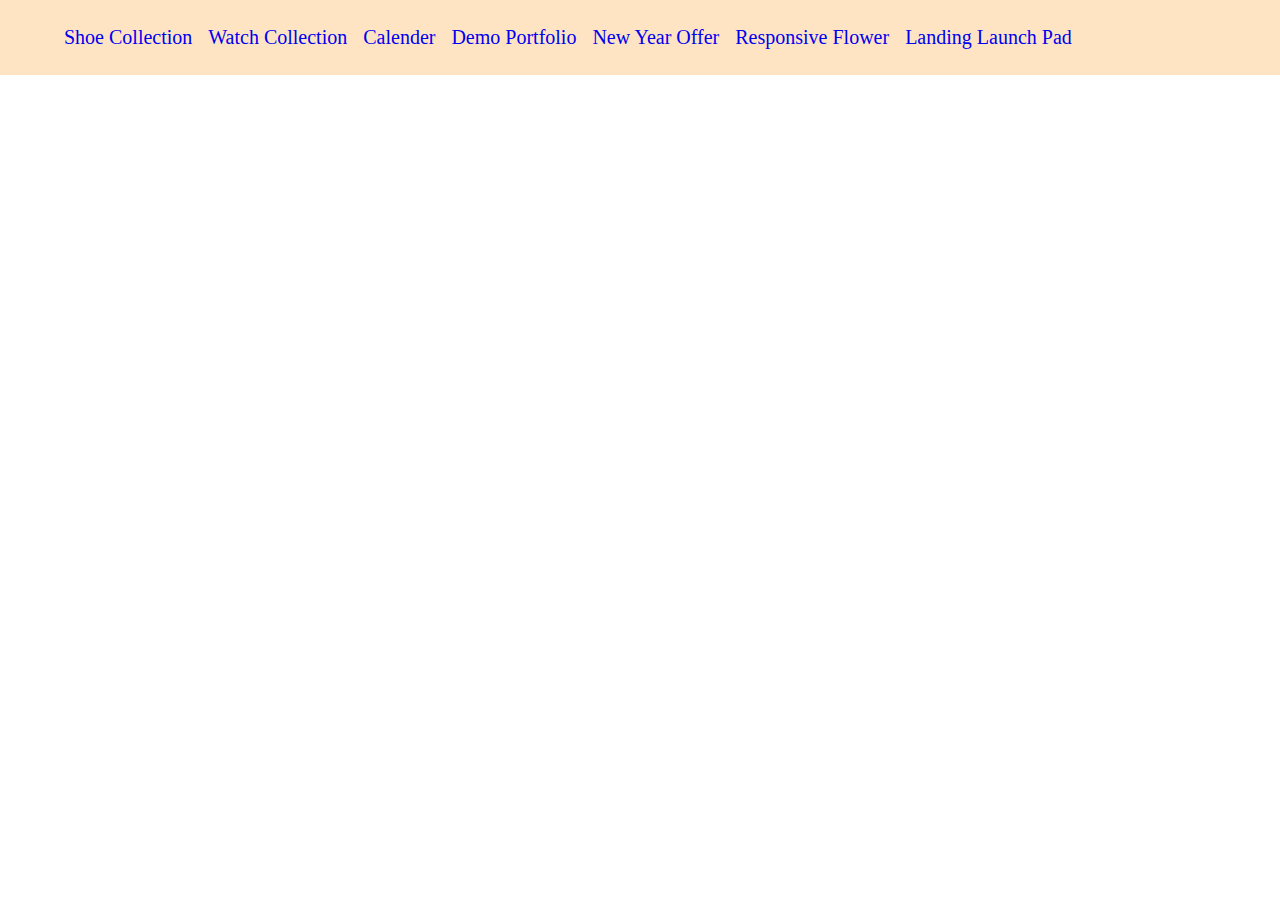
<file: index.html>
<!DOCTYPE html>
<html lang="en">
  <head>
    <meta charset="UTF-8" />
    <meta name="viewport" content="width=device-width, initial-scale=1.0" />
    <title>Project-Hub</title>
    <style>
      body {
        margin: 0;
        padding: 0;
        box-sizing: border-box;
      }
      div {
        background-color: bisque;
        padding: 10px 24px;
      }
      ul {
        display: flex;
        gap: 16px;
      }
      li {
        list-style: none;
      }
      a {
        text-decoration: none;
        font-size: 20px;
      }
    </style>
  </head>
  <body>
    <div>
      <ul>
        <li><a href="Shoe-Collection.html">Shoe Collection</a></li>
        <li><a href="watch-collection.html">Watch Collection</a></li>
        <li><a href="calender.html">Calender</a></li>
        <li><a href="./Demo-portfolio-1/index.html">Demo Portfolio</a></li>
        <li><a href="./New Year offer/index.html">New Year Offer</a></li>
        <li><a href="./Responsive Flower/index.html">Responsive Flower</a></li>
        <li>
          <a href="./Landing launch pad/index.html">Landing Launch Pad</a>
        </li>
      </ul>
    </div>
  </body>
</html>
</file>
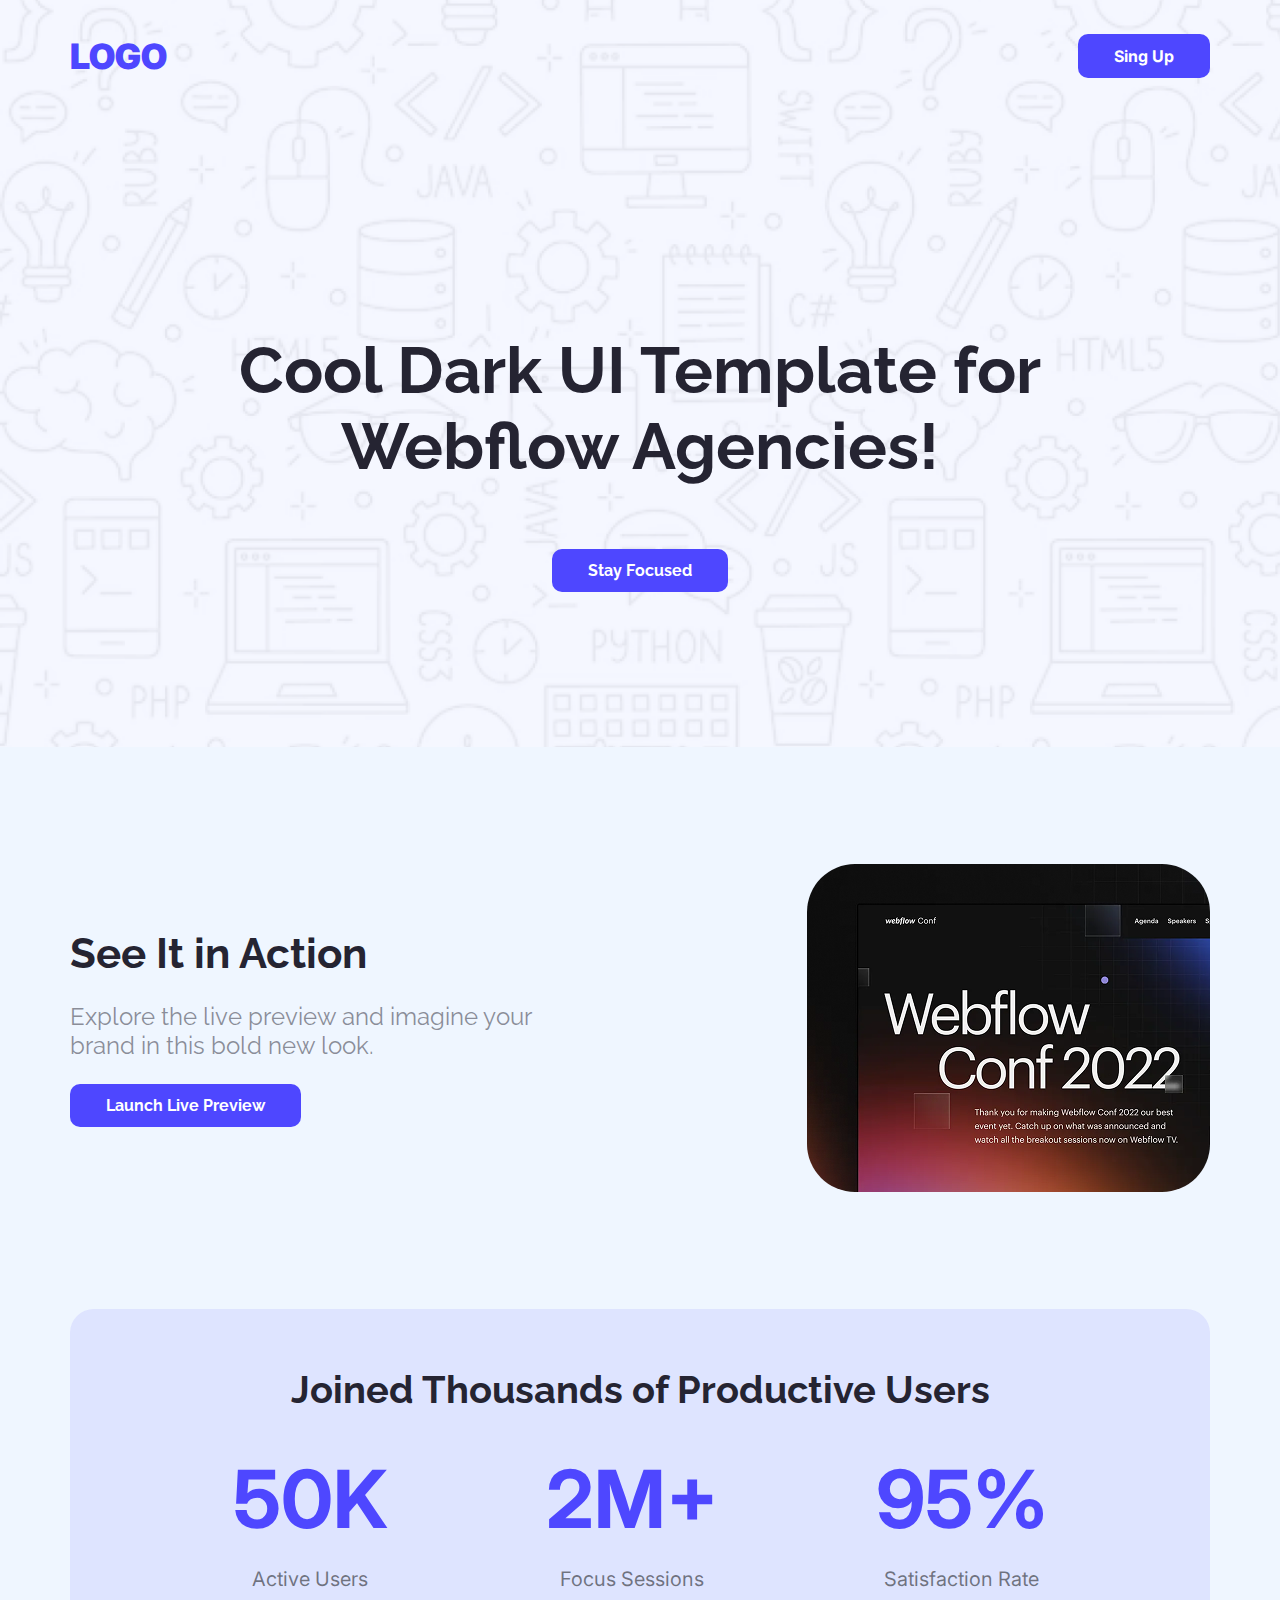
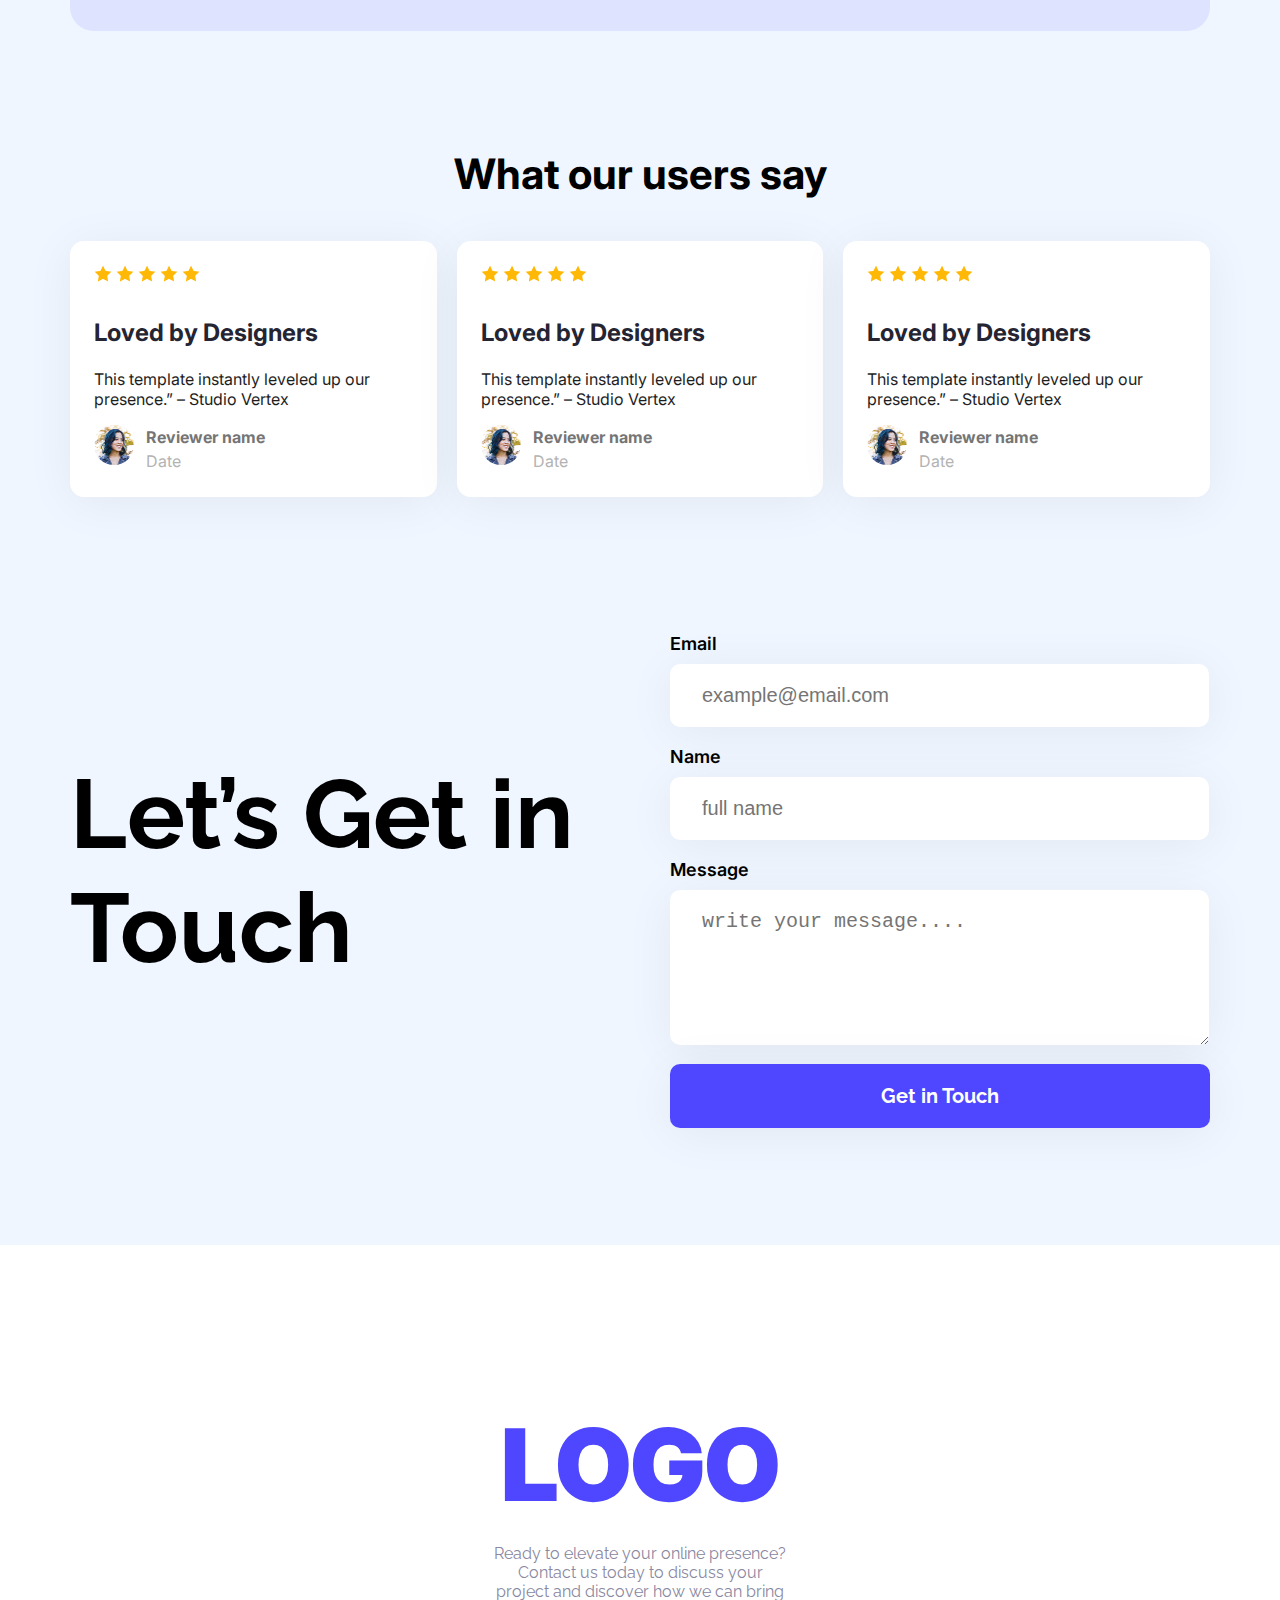
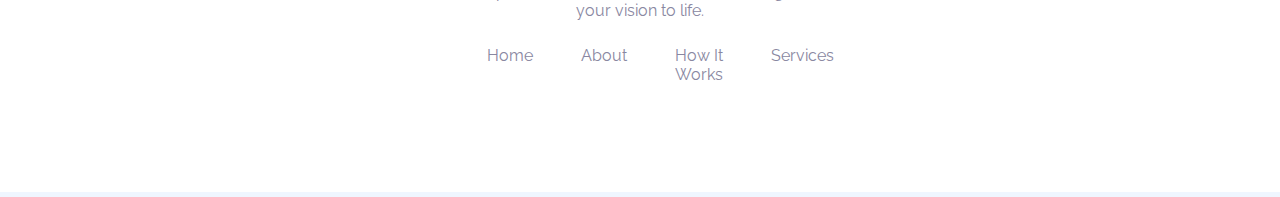
<file: Landing launch pad/index.html>
<!DOCTYPE html>
<html lang="en">
<head>
    <meta charset="UTF-8">
    <meta name="viewport" content="width=device-width, initial-scale=1.0">
    <style>
        @import url('https://fonts.googleapis.com/css2?family=Inter:ital,opsz,wght@0,14..32,100..900;1,14..32,100..900&family=Raleway:ital,wght@0,100..900;1,100..900&display=swap');
    </style>
    <link rel="stylesheet" href="styles/style.css">
    <title>A01-Landing launchpad</title>
</head>
<body raleway-normal>
    <header>
        <nav class="navigation">
            <h3 class="nav-logo-title inter-normal primary-color">LOGO</h3>
            <a href=""><button class="btn-primary inter-normal sign-up">Sing Up</button></a>
        </nav>
        <div class="banner-content">
            <h3 class="banner-title  raleway-normal heading-text-color">Cool Dark UI Template for Webflow Agencies!</h3>
            <a href=""><button class=" raleway-normal btn-primary">Stay Focused</button></a>
        </div>
    </header>
    <main>
        <section class="section-position">
            <div class="action-container">
                <!-- .action-content>h3.action-title+p.action-description+a>button.btn-primary^^img.action-image -->
                <div class="action-content raleway-normal">
                    <div class="action-title heading-text-color">See It in Action</div>
                    <p class="action-description">Explore the live preview and imagine your brand in this bold new look.</p>
                    <a href=""><button class="btn-primary raleway-normal">Launch Live Preview</button></a>
                </div>
                <img src="images/wc-mini.png" alt="webflow-conf-2022" class="action-image">
            </div>
        </section>
        <section class="stats-section section-position">
            <!-- .stats-content>h3.stats-title+.stats-container>div*3>h3.statistic+p.statatus -->
                <h3 class="stats-title raleway-normal heading-text-color">Joined Thousands of Productive Users</h3>
                <div class="stats-container inter-normal">
                    <div class="stats">
                        <div class="statistic primary-color">50K</div>
                        <p class="status">Active Users</p>
                    </div>
                    <div class="stats">
                        <div class="statistic primary-color">2M+</div>
                        <p class="status">Focus Sessions</p>
                    </div>
                    <div class="stats">
                        <div class="statistic primary-color">95%</div>
                        <p class="status">Satisfaction Rate</p>
                    </div>
                </div>
        </section>
        <section class="section-position  inter-normal">
            <!-- h3.feedback-title+.user-feedback-container>.user-card*3>img.star-icon+h4.user-title+p.user-message+.user-info>img.user-photo+.name-and-date>p.user-name+p.date -->
            <h3 class="feedback-section-title">What our users say</h3>
            <div class="user-feedback-container">
                <div class="user-card">
                    <img src="images/icon-star.png" alt="star-icon" class="star-icon">
                    <img src="images/icon-star.png" alt="star-icon" class="star-icon">
                    <img src="images/icon-star.png" alt="star-icon" class="star-icon">
                    <img src="images/icon-star.png" alt="star-icon" class="star-icon">
                    <img src="images/icon-star.png" alt="star-icon" class="star-icon">
                    <h4 class="user-title heading-text-color">Loved by Designers</h4>
                    <p class="user-message">This template instantly leveled up our presence.” – Studio Vertex</p>
                    <div class="user-info">
                        <img src="images/avatar.png" alt="user-photo" class="user-photo">
                        <div class="name-and-date">
                            <div class="user-name">Reviewer name</div>
                            <div class="date">Date</div>
                        </div>
                    </div>
                </div>
                <div class="user-card">
                    <img src="images/icon-star.png" alt="star-icon" class="star-icon">
                    <img src="images/icon-star.png" alt="star-icon" class="star-icon">
                    <img src="images/icon-star.png" alt="star-icon" class="star-icon">
                    <img src="images/icon-star.png" alt="star-icon" class="star-icon">
                    <img src="images/icon-star.png" alt="star-icon" class="star-icon">
                    <h4 class="user-title heading-text-color">Loved by Designers</h4>
                    <p class="user-message">This template instantly leveled up our presence.” – Studio Vertex</p>
                    <div class="user-info">
                        <img src="images/avatar.png" alt="user-photo" class="user-photo">
                        <div class="name-and-date">
                            <div class="user-name">Reviewer name</div>
                            <div class="date">Date</div>
                        </div>
                    </div>
                </div>
                <div class="user-card">
                    <img src="images/icon-star.png" alt="star-icon" class="star-icon">
                    <img src="images/icon-star.png" alt="star-icon" class="star-icon">
                    <img src="images/icon-star.png" alt="star-icon" class="star-icon">
                    <img src="images/icon-star.png" alt="star-icon" class="star-icon">
                    <img src="images/icon-star.png" alt="star-icon" class="star-icon">
                    <h4 class="user-title heading-text-color">Loved by Designers</h4>
                    <p class="user-message">This template instantly leveled up our presence.” – Studio Vertex</p>
                    <div class="user-info">
                        <img src="images/avatar.png" alt="user-photo" class="user-photo">
                        <div class="name-and-date">
                            <div class="user-name">Reviewer name</div>
                            <div class="date">Date</div>
                        </div>
                    </div>
                </div>
                
            </div>
        </section>
        <section class="get-in-touch section-position">
            <div class="contact-container">
                <h1 class="get-in-touch-title raleway-normal">Let’s Get in Touch</h1>
                <form action="" class="contact-form inter-normal">
                    <div class="data-input">
                        <label for="email">Email</label>
                        <input type="email" name="email" id="email" placeholder="example@email.com">
                    </div>
                    <div class="data-input">
                        <label for="name">Name</label>
                        <input type="text" name="name" id="name" placeholder="full name">
                    </div>
                    <div class="data-input">
                        <label for="messahe">Message</label>
                        <textarea name="message" id="message" rows="5" placeholder="write your message...."></textarea>
                    </div>
                    <div class="data-input">
                        <button type="submit" class="btn-primary raleway-normal submit-button">Get in Touch</button>
                    </div>
                </form>
            </div>
        </section>
    </main>
    <footer class="footer">
        <div class="footer-content">
            <h1 class="logo inter-normal header">LOGO</h1>
            <p class="footer-description raleway-normal">Ready to elevate your online presence? Contact us today to discuss your project and discover how we can bring your vision to life.</p>
            <div class="link-container">
                <ul class="link raleway-normal">
                    <li><a href="" >Home</a></li>
                    <li><a href="">About</a></li>
                    <li><a href="">How It Works</a></li>
                    <li><a href="">Services</a></li>
                </ul>
            </div>
        </div>
        
    </footer>
</body>
</html>
</file>
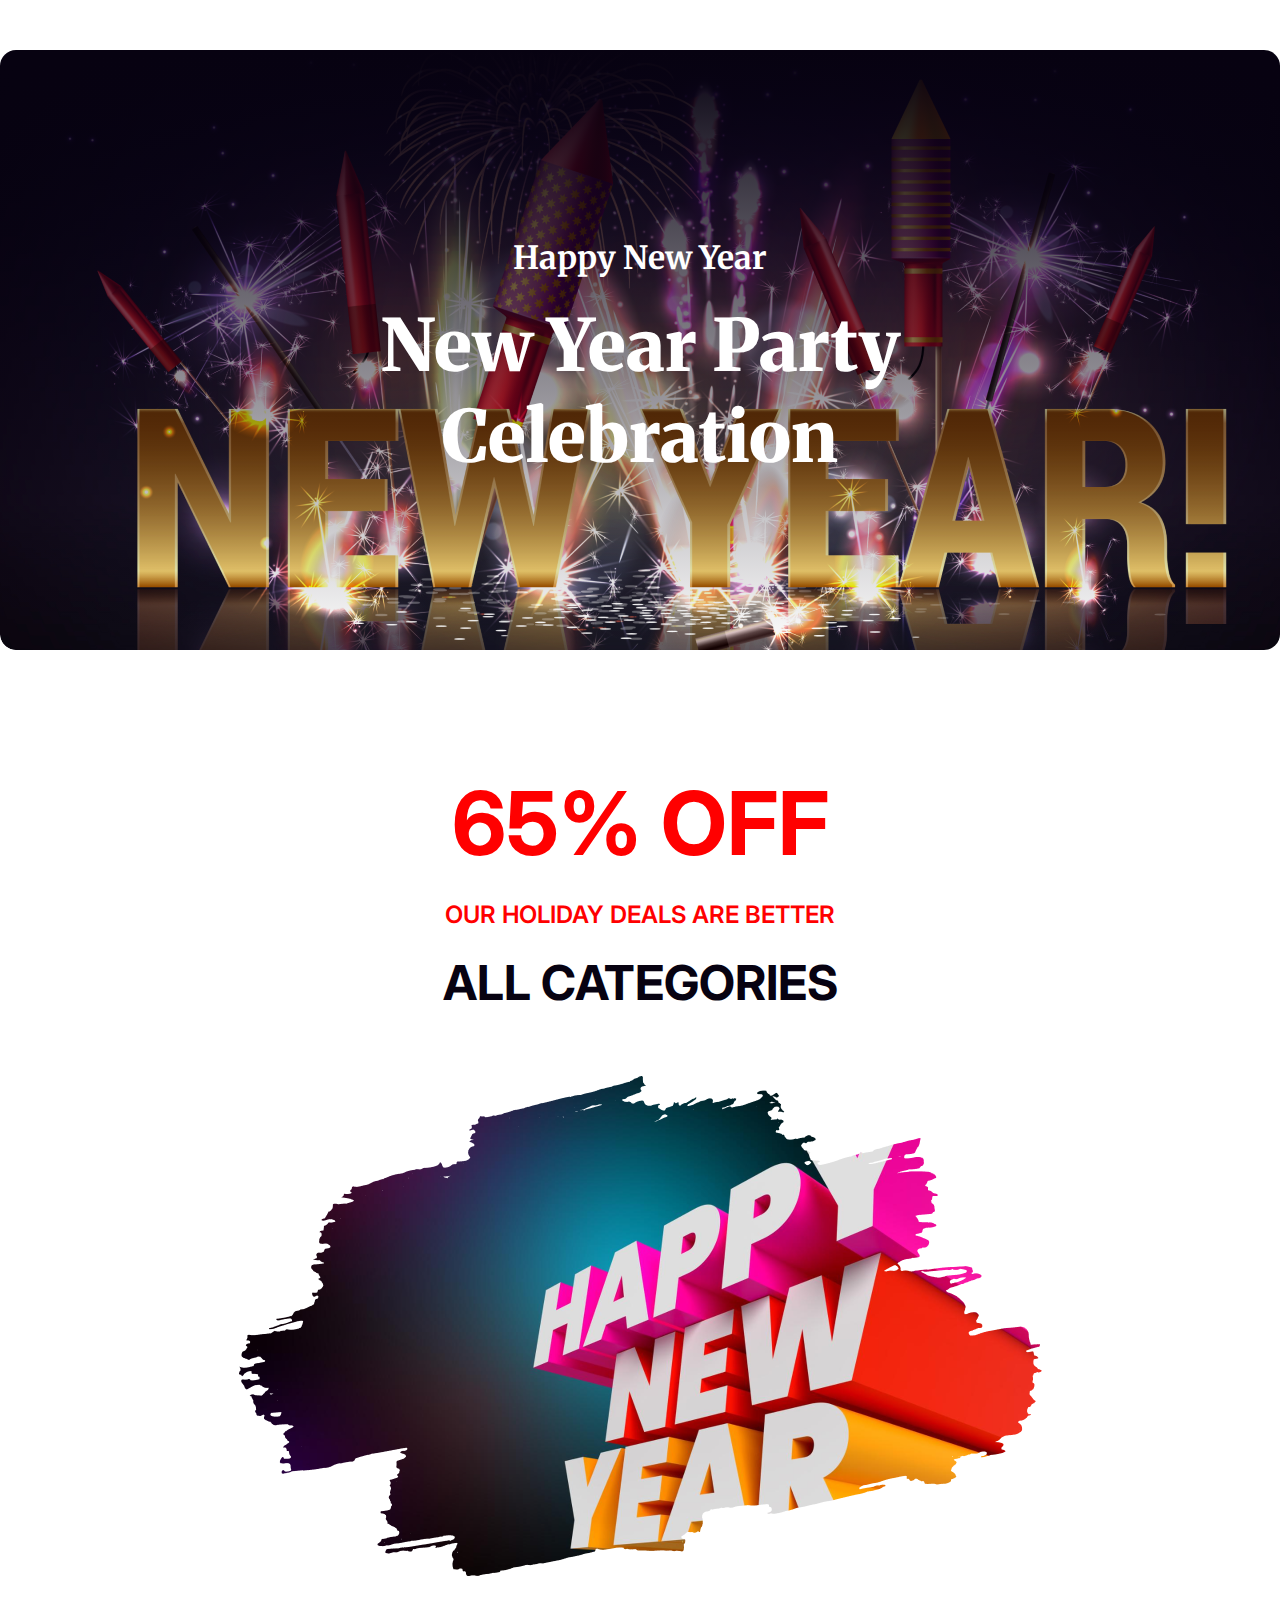
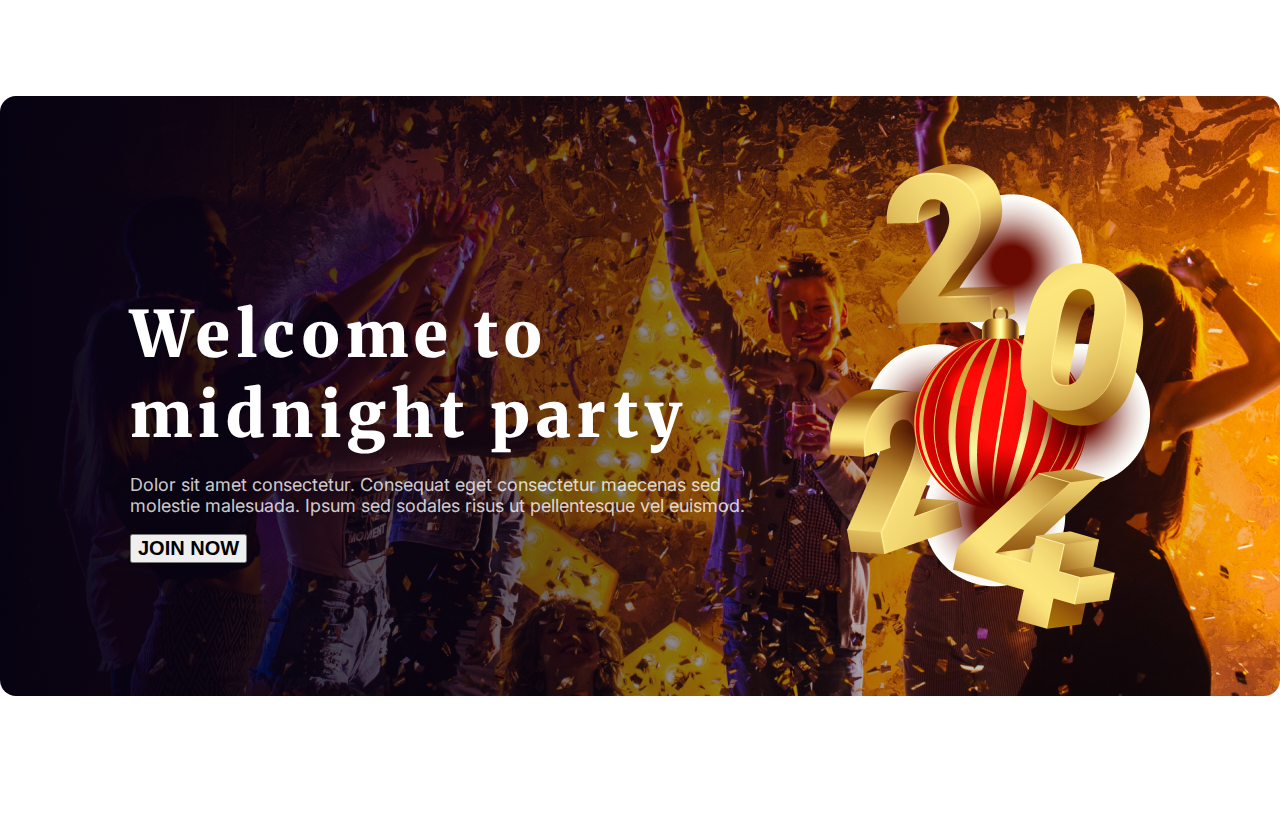
<file: New Year offer/index.html>
<!DOCTYPE html>
<html lang="en">
<head>
    <meta charset="UTF-8">
    <meta name="viewport" content="width=device-width, initial-scale=1.0">
    <title>New Year Offer</title>
    <link rel="stylesheet" href="styles/style.css">
    <style>
        @import url('https://fonts.googleapis.com/css2?family=Inter:ital,opsz,wght@0,14..32,100..900;1,14..32,100..900&family=Merriweather:ital,opsz,wght@0,18..144,300..900;1,18..144,300..900&display=swap');
    </style>
</head>
<body>
    <header>
        <div class="hero-section">
            <div class="hero-titles merriweather-normal">
                <h4>Happy New Year</h4>
                <h2>New Year Party Celebration</h2>
            </div>
        </div>
    </header>
    <main>
        <section class="discount-section inter-normal">
            <h2>65% OFF</h2>
            <p class="deal-description">OUR HOLIDAY DEALS ARE BETTER</p>
            <h4>ALL CATEGORIES</h4>
            <img src="images/New Year Photo.png" alt="" class="deal-img">
        </section>
        <section class="midnight-party">
            <div class="welcome-content">
                <h3 class="welcome-title merriweather-normal">Welcome to midnight party</h3>
                <p class="party-description inter-normal">Dolor sit amet consectetur. Consequat eget consectetur maecenas sed molestie malesuada. Ipsum sed sodales risus ut pellentesque vel euismod. </p>
                <a href=""><button class="party-join">JOIN NOW</button></a>
            </div>
            <img src="images/Group 70.png" alt="" class="party-year">
        </section>
    </main>
</body>
</html>
</file>
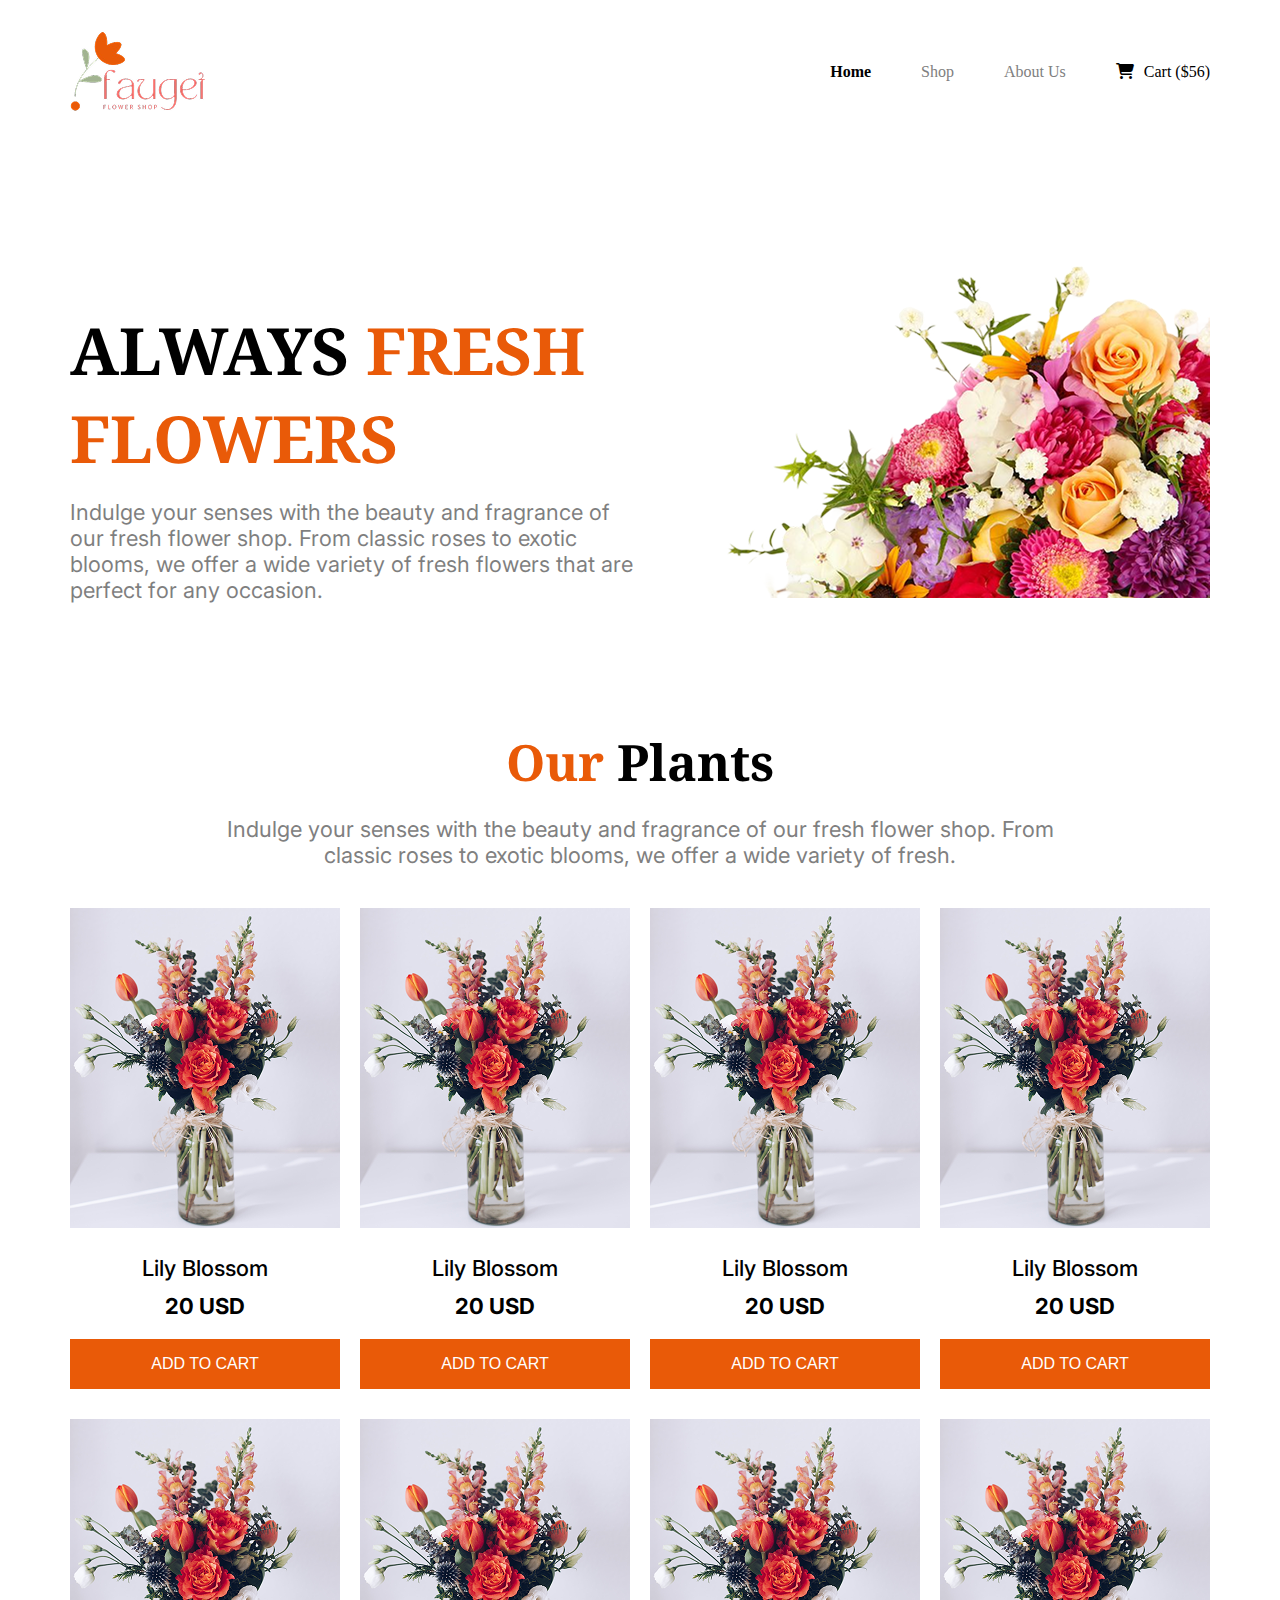
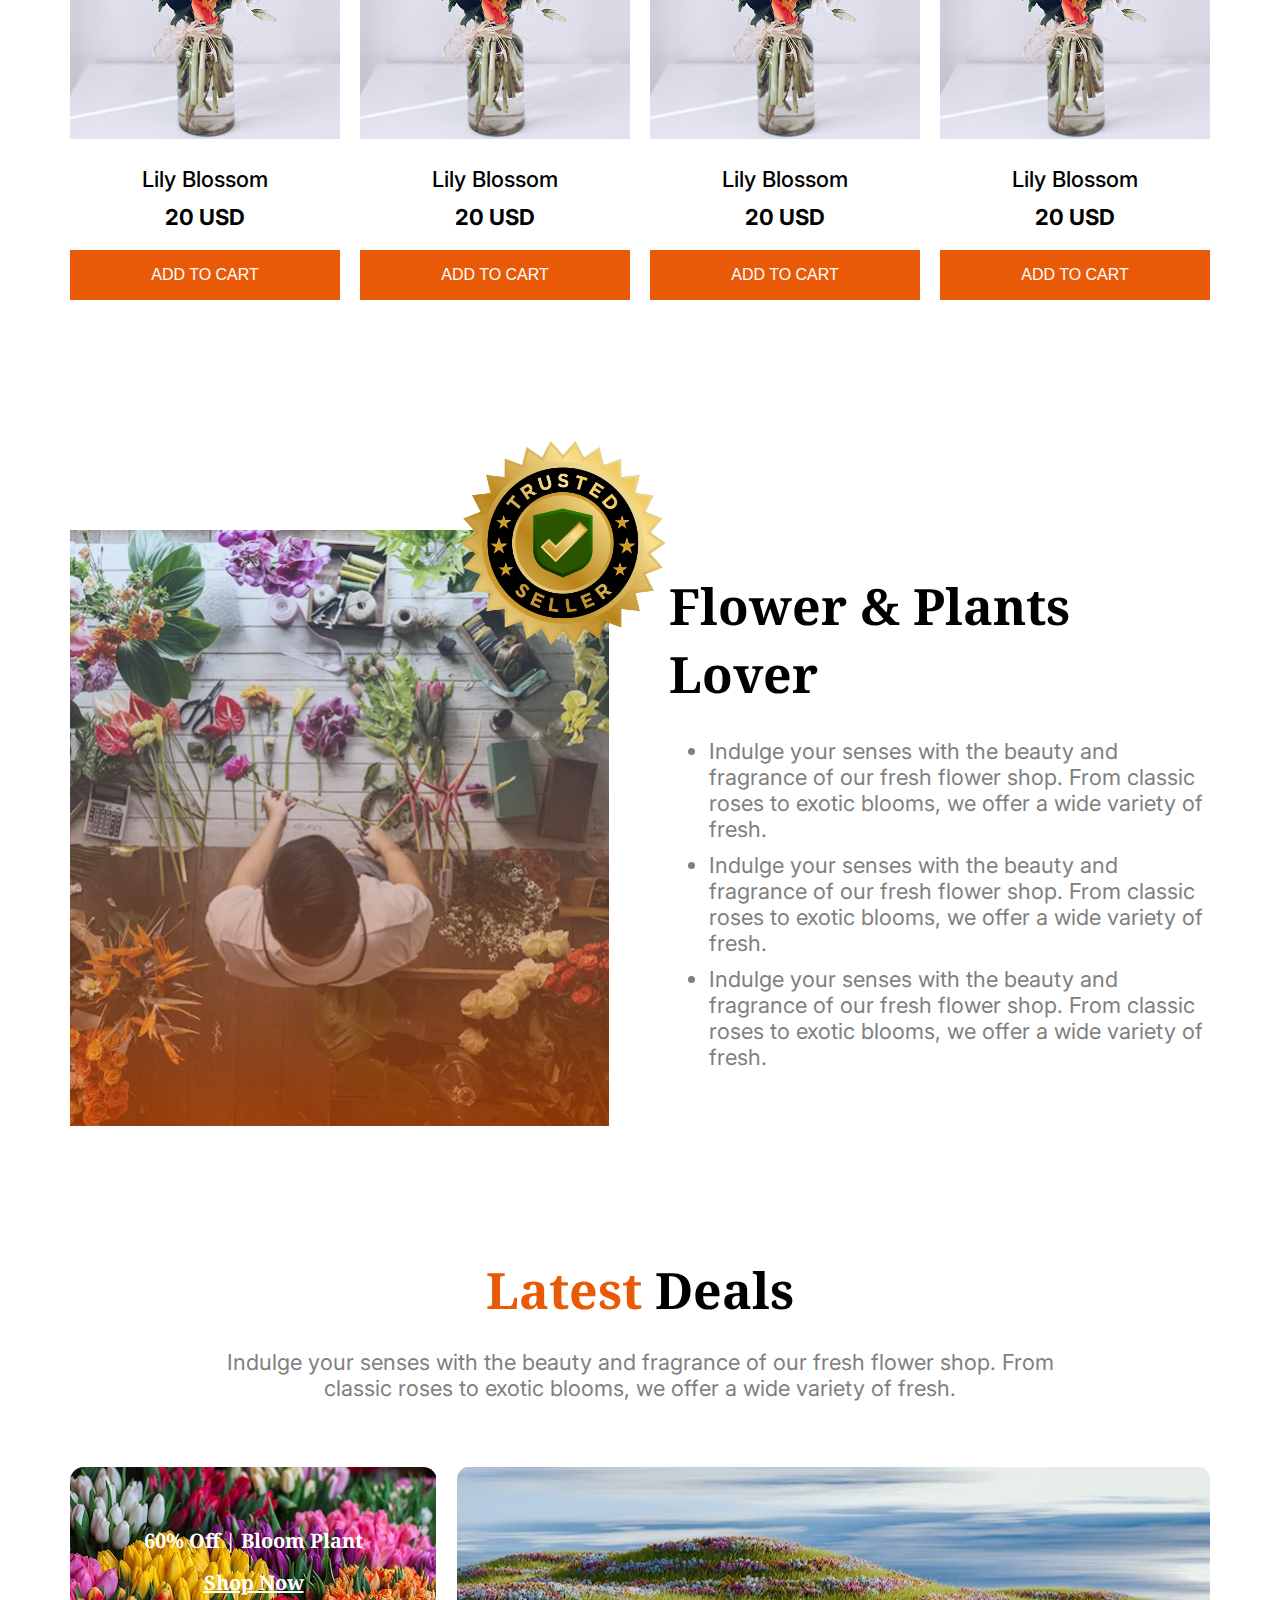
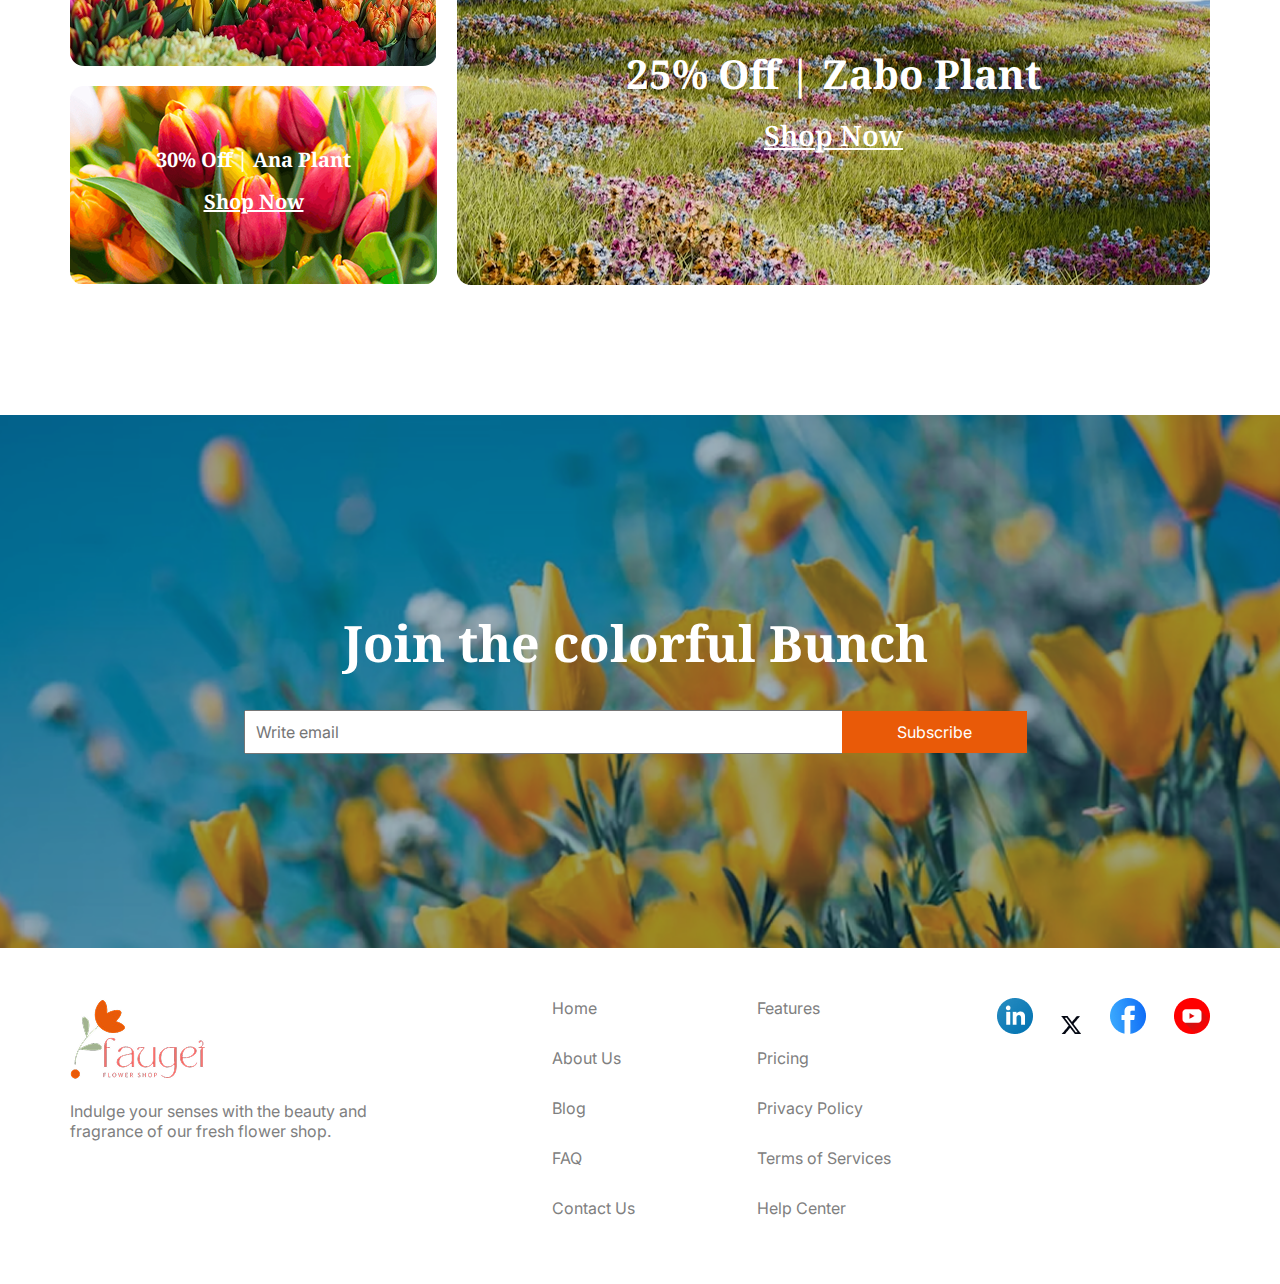
<file: Responsive Flower/index.html>
<!DOCTYPE html>
<html lang="en">
<head>
    <meta charset="UTF-8">
    <meta name="viewport" content="width=device-width, initial-scale=1.0">
    <link rel="stylesheet" href="./styles/flowers.css">
    <title>Responsive Flowers</title>
    <style>
        @import url('https://fonts.googleapis.com/css2?family=Inter:ital,opsz,wght@0,14..32,100..900;1,14..32,100..900&family=Noto+Serif:ital,wght@0,100..900;1,100..900&family=Raleway:ital,wght@0,100..900;1,100..900&display=swap');
    </style>
    <!-- FontAwesome CDN -->
    <link rel="stylesheet" href="https://cdnjs.cloudflare.com/ajax/libs/font-awesome/6.4.0/css/all.min.css">
</head>
<body>
    <header>
        <nav class="navigation flex">
         <img class="brand-logo" src="assets/logo.png" alt="logo">   
         <ul class="nav-menu flex">
            <li><a id="home" class="responsive-hidden" href="">Home</a></li>
            <li><a class="secondary-text-color responsive-hidden" href="">Shop</a></li>
            <li><a class="secondary-text-color responsive-hidden" href="">About Us</a></li>
            <li><a class="cart" href="" style="color: black;">
                <i class="fa fa-shopping-cart" aria-hidden="true" style="margin-right:6px;"></i>
                Cart ($56)</a></li>
         </ul>
        </nav>
        <div class="hero-section flex">
            <div class="hero-content">
                <h1 class="hero-title noto-serif-normal">ALWAYS <span>FRESH FLOWERS</span></h1>
                <p class="hero-description primary-description-color inter-normal">Indulge your senses with the beauty and fragrance of our fresh flower shop. From classic roses to exotic blooms, we offer a wide variety of fresh flowers that are perfect for any occasion. </p>
            </div>
            <img src="assets/hero-flower.png" alt="hero-flower" class="hero-flower">
        </div>
    </header>
    <main>
        <section class="our-plants">
            <h1 class="plant-title noto-serif-normal"> <span>Our</span> Plants</h1>
            <p class="plant-description inter-normal">Indulge your senses with the beauty and fragrance of our fresh flower shop. From classic roses to exotic blooms, we offer a wide variety of fresh.</p>
            <div class="plant-container inter-normal">
                <div class="plant-card">
                    <img src="assets/sample-flower-image.png" alt="sample-flower" class="sample-flower">
                    <p class="flower-name">Lily Blossom</p>
                    <p class="price">20 USD</p>
                    <a href=""><button class="add-to-cart">ADD TO CART</button></a>
                </div>
                <div class="plant-card">
                    <img src="assets/sample-flower-image.png" alt="sample-flower" class="sample-flower">
                    <p class="flower-name">Lily Blossom</p>
                    <p class="price">20 USD</p>
                    <a href=""><button class="add-to-cart">ADD TO CART</button></a>
                </div>
                <div class="plant-card">
                    <img src="assets/sample-flower-image.png" alt="sample-flower" class="sample-flower">
                    <p class="flower-name">Lily Blossom</p>
                    <p class="price">20 USD</p>
                    <a href=""><button class="add-to-cart">ADD TO CART</button></a>
                </div>
                <div class="plant-card">
                    <img src="assets/sample-flower-image.png" alt="sample-flower" class="sample-flower">
                    <p class="flower-name">Lily Blossom</p>
                    <p class="price">20 USD</p>
                    <a href=""><button class="add-to-cart">ADD TO CART</button></a>
                </div>
                <div class="plant-card">
                    <img src="assets/sample-flower-image.png" alt="sample-flower" class="sample-flower">
                    <p class="flower-name">Lily Blossom</p>
                    <p class="price">20 USD</p>
                    <a href=""><button class="add-to-cart">ADD TO CART</button></a>
                </div>
                <div class="plant-card">
                    <img src="assets/sample-flower-image.png" alt="sample-flower" class="sample-flower">
                    <p class="flower-name">Lily Blossom</p>
                    <p class="price">20 USD</p>
                    <a href=""><button class="add-to-cart">ADD TO CART</button></a>
                </div>
                <div class="plant-card">
                    <img src="assets/sample-flower-image.png" alt="sample-flower" class="sample-flower">
                    <p class="flower-name">Lily Blossom</p>
                    <p class="price">20 USD</p>
                    <a href=""><button class="add-to-cart">ADD TO CART</button></a>
                </div>
                <div class="plant-card">
                    <img src="assets/sample-flower-image.png" alt="sample-flower" class="sample-flower">
                    <p class="flower-name">Lily Blossom</p>
                    <p class="price">20 USD</p>
                    <a href=""><button class="add-to-cart">ADD TO CART</button></a>
                </div>
            </div>
        </section>
        <section class="flower-lover">
            <img src="assets/trusted-badge.png" alt="" class="badge">
            <div class="store-container">
                <img src="assets/flower-store.png" alt="" class="flower-store">
                <div class="plant-store-desc">
                    <h2 class="plant-store-title noto-serif-normal">Flower & Plants Lover</h2>
                    <ul class="description-list inter-normal">
                        <li>Indulge your senses with the beauty and fragrance of our fresh flower shop. From classic roses to exotic blooms, we offer a wide variety of fresh.</li>
                        <li>Indulge your senses with the beauty and fragrance of our fresh flower shop. From classic roses to exotic blooms, we offer a wide variety of fresh.</li>
                        <li>Indulge your senses with the beauty and fragrance of our fresh flower shop. From classic roses to exotic blooms, we offer a wide variety of fresh.</li>
                    </ul>
                </div>
            </div>
        </section>
        <section class="deals">
            <h2 class="deals-title noto-serif-normal"><span>Latest </span>Deals</h2>
            <p class="deals-description inter-normal">Indulge your senses with the beauty and fragrance of our fresh flower shop. From classic roses to exotic blooms, we offer a wide variety of fresh.</p>
            <div class="flowers-advertise noto-serif-normal">
                <div class="vertical-side-flowers">
                    <div class="bloom-container">
                        <p class="bloom">60% Off | Bloom Plant</p>
                        <a href="" class="shop-now">Shop Now</a>
                    </div>
                    <div class="ana-container">
                        <p class="ana">30% Off | Ana  Plant</p>
                        <a href="" class="shop-now">Shop Now</a>
                    </div>
                </div>
                 <div class="zabo-container">
                    <p class="zabo">25% Off | Zabo Plant</p>
                    <a href="" class="zabo-shop-now">Shop Now</a>
                </div>
            </div>
        </section>
        <section class="call-to-join">
          <div class="action-container">
            <h1 class="join-title noto-serif-normal">Join the colorful Bunch</h1>
            <input type="email" name="email" id="email" placeholder="Write email" class="inter-normal">
            <a href=""><button class="subscribe inter-normal">Subscribe</button></a>
          </div>
        </section>
    </main>
    <footer>
        <div class="footer-container inter-normal">
            <div class="content">
                <img src="assets/logo.png" alt="" class="brand-logo">
                <p class="footer-desc inter-normal">Indulge your senses with the beauty and fragrance of our fresh flower shop. </p>
            </div>
            <div class="quick-links">
                <ul class="links">
                    <li><a href="" class="link-item">Home</a></li>
                    <li><a href="" class="link-item">About Us</a></li>
                    <li><a href="" class="link-item">Blog</a></li>
                    <li><a href="" class="link-item">FAQ</a></li>
                    <li><a href="" class="link-item">Contact Us</a></li>
                </ul>
            </div>
            <div class="quick-link2">
                <ul class="links">
                    <li><a href="" class="link-item">Features</a></li>
                    <li><a href="" class="link-item">Pricing</a></li>
                    <li><a href="" class="link-item">Privacy Policy</a></li>
                    <li><a href="" class="link-item">Terms of Services</a></li>
                    <li><a href="" class="link-item">Help Center</a></li>
                </ul>
            </div>
            <div class="contact-links">
                <a href=""><img src="assets/icon-linkedin.png" alt="" class="contact-icon"></a>
                <a href=""><img src="assets/icon-twitter.png" alt="" class="contact-icon"></a>
                <a href=""><img src="assets/icon-facebook.png" alt="" class="contact-icon"></a>
                <a href=""><img src="assets/icon-youtube.png" alt="" class="contact-icon"></a>
            </div>
        </div>
    </footer>
</body>
</html>
</file>
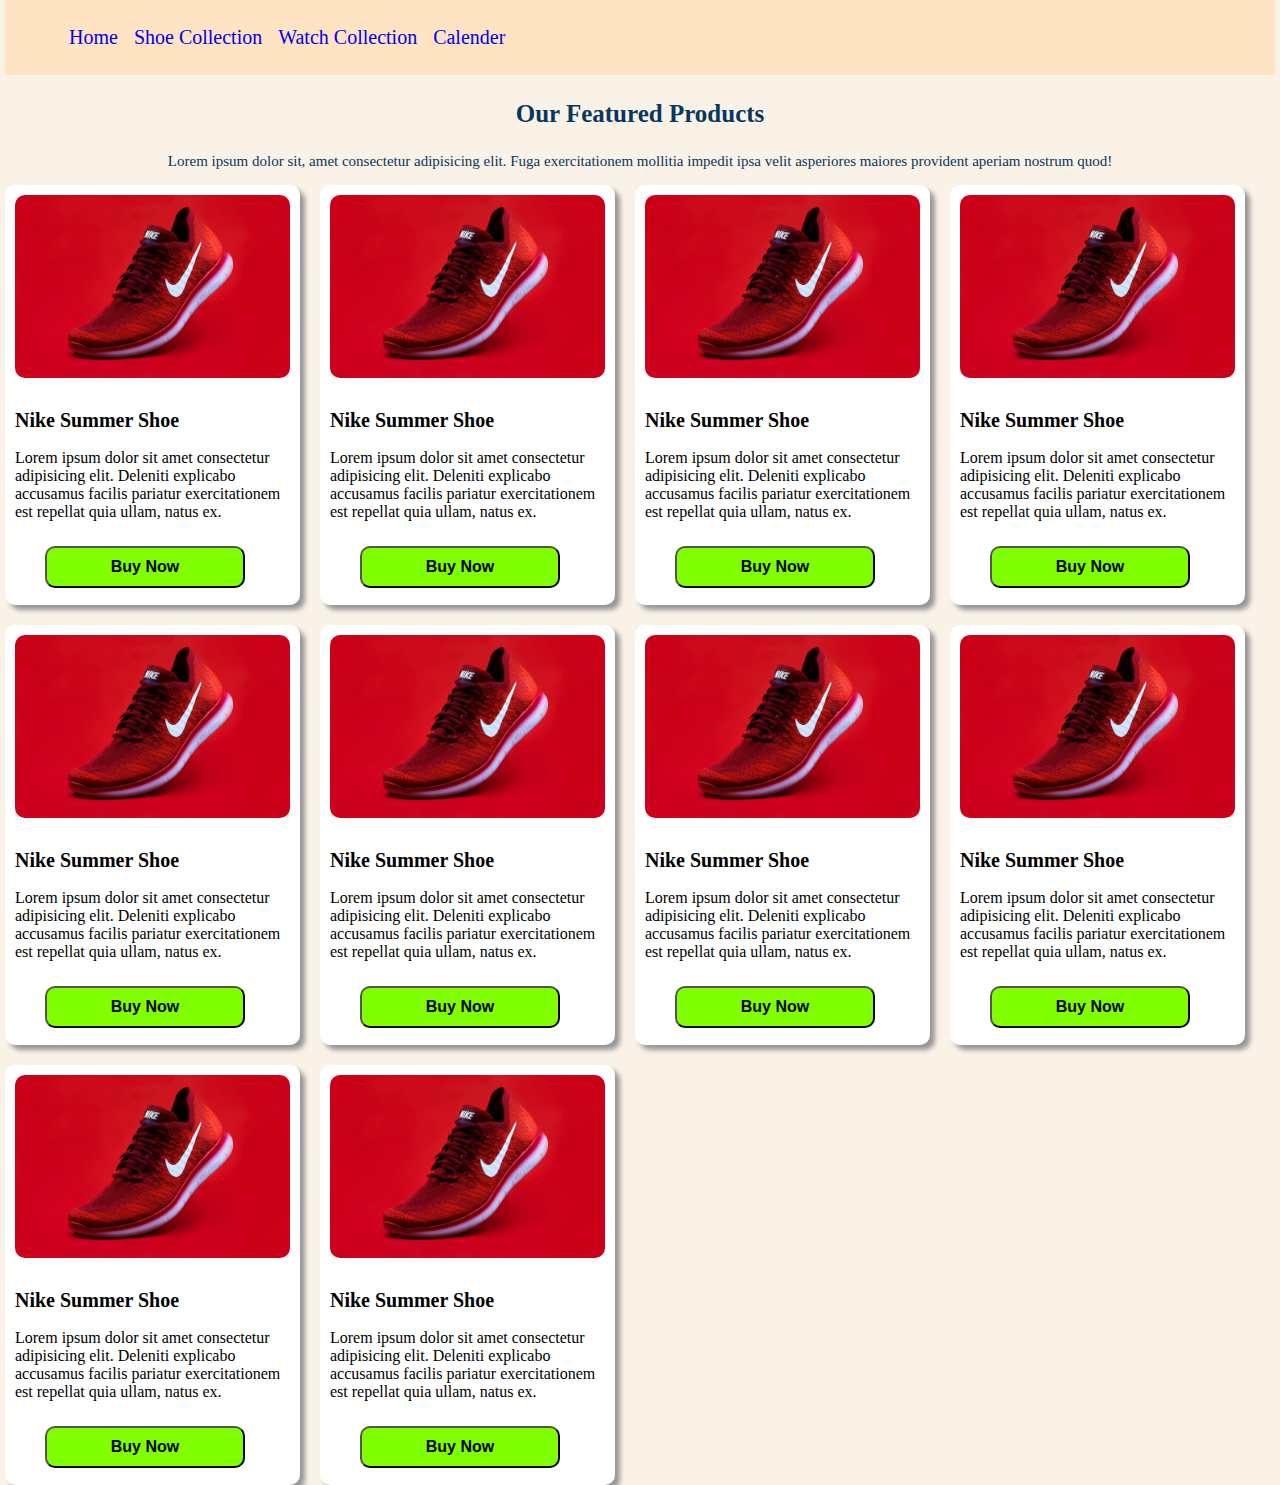
<file: Shoe-Collection.html>
<!DOCTYPE html>
<html lang="en">
  <head>
    <meta charset="UTF-8" />
    <meta name="viewport" content="width=device-width, initial-scale=1.0" />
    <title>Shoe Collection</title>
    <link rel="stylesheet" href="styles/card.css" />
  </head>
  <body>
    <!--  -->
    <div style="background-color: bisque; padding: 10px 24px">
      <ul style="display: flex; gap: 16px">
        <li style="list-style: none">
          <a href="index.html" style="text-decoration: none; font-size: 20px"
            >Home</a
          >
        </li>
        <li style="list-style: none">
          <a
            href="Shoe-Collection.html"
            style="text-decoration: none; font-size: 20px"
            >Shoe Collection</a
          >
        </li>
        <li style="list-style: none">
          <a
            href="watch-collection.html"
            style="text-decoration: none; font-size: 20px"
            >Watch Collection</a
          >
        </li>
        <li style="list-style: none">
          <a href="calender.html" style="text-decoration: none; font-size: 20px"
            >Calender</a
          >
        </li>
      </ul>
    </div>
    <!--  -->
    <section class="card-section">
      <h3>Our Featured Products</h3>
      <p class="description">
        Lorem ipsum dolor sit, amet consectetur adipisicing elit. Fuga
        exercitationem mollitia impedit ipsa velit asperiores maiores provident
        aperiam nostrum quod!
      </p>
      <div class="card-container">
        <div class="card">
          <img src="assets/shoe.jpg" alt="" />
          <h4 class="product-title">Nike Summer Shoe</h4>
          <p class="product-description">
            Lorem ipsum dolor sit amet consectetur adipisicing elit. Deleniti
            explicabo accusamus facilis pariatur exercitationem est repellat
            quia ullam, natus ex.
          </p>
          <button>Buy Now</button>
        </div>
        <div class="card">
          <img src="assets/shoe.jpg" alt="" />
          <h4 class="product-title">Nike Summer Shoe</h4>
          <p class="product-description">
            Lorem ipsum dolor sit amet consectetur adipisicing elit. Deleniti
            explicabo accusamus facilis pariatur exercitationem est repellat
            quia ullam, natus ex.
          </p>
          <button>Buy Now</button>
        </div>
        <div class="card">
          <img src="assets/shoe.jpg" alt="" />
          <h4 class="product-title">Nike Summer Shoe</h4>
          <p class="product-description">
            Lorem ipsum dolor sit amet consectetur adipisicing elit. Deleniti
            explicabo accusamus facilis pariatur exercitationem est repellat
            quia ullam, natus ex.
          </p>
          <button>Buy Now</button>
        </div>
        <div class="card">
          <img src="assets/shoe.jpg" alt="" />
          <h4 class="product-title">Nike Summer Shoe</h4>
          <p class="product-description">
            Lorem ipsum dolor sit amet consectetur adipisicing elit. Deleniti
            explicabo accusamus facilis pariatur exercitationem est repellat
            quia ullam, natus ex.
          </p>
          <button>Buy Now</button>
        </div>
        <div class="card">
          <img src="assets/shoe.jpg" alt="" />
          <h4 class="product-title">Nike Summer Shoe</h4>
          <p class="product-description">
            Lorem ipsum dolor sit amet consectetur adipisicing elit. Deleniti
            explicabo accusamus facilis pariatur exercitationem est repellat
            quia ullam, natus ex.
          </p>
          <button>Buy Now</button>
        </div>
        <div class="card">
          <img src="assets/shoe.jpg" alt="" />
          <h4 class="product-title">Nike Summer Shoe</h4>
          <p class="product-description">
            Lorem ipsum dolor sit amet consectetur adipisicing elit. Deleniti
            explicabo accusamus facilis pariatur exercitationem est repellat
            quia ullam, natus ex.
          </p>
          <button>Buy Now</button>
        </div>
        <div class="card">
          <img src="assets/shoe.jpg" alt="" />
          <h4 class="product-title">Nike Summer Shoe</h4>
          <p class="product-description">
            Lorem ipsum dolor sit amet consectetur adipisicing elit. Deleniti
            explicabo accusamus facilis pariatur exercitationem est repellat
            quia ullam, natus ex.
          </p>
          <button>Buy Now</button>
        </div>
        <div class="card">
          <img src="assets/shoe.jpg" alt="" />
          <h4 class="product-title">Nike Summer Shoe</h4>
          <p class="product-description">
            Lorem ipsum dolor sit amet consectetur adipisicing elit. Deleniti
            explicabo accusamus facilis pariatur exercitationem est repellat
            quia ullam, natus ex.
          </p>
          <button>Buy Now</button>
        </div>
        <div class="card">
          <img src="assets/shoe.jpg" alt="" />
          <h4 class="product-title">Nike Summer Shoe</h4>
          <p class="product-description">
            Lorem ipsum dolor sit amet consectetur adipisicing elit. Deleniti
            explicabo accusamus facilis pariatur exercitationem est repellat
            quia ullam, natus ex.
          </p>
          <button>Buy Now</button>
        </div>
        <div class="card">
          <img src="assets/shoe.jpg" alt="" />
          <h4 class="product-title">Nike Summer Shoe</h4>
          <p class="product-description">
            Lorem ipsum dolor sit amet consectetur adipisicing elit. Deleniti
            explicabo accusamus facilis pariatur exercitationem est repellat
            quia ullam, natus ex.
          </p>
          <button>Buy Now</button>
        </div>
      </div>
    </section>
  </body>
</html>
</file>
<file: Landing launch pad/styles/style.css>
/* body */
body{
    margin: 0 auto;
    background-color:#eff6ff;
}
/* main{
        
} */
.inter-normal {
  font-family: "Inter", sans-serif;
  font-optical-sizing: auto;
  font-style: normal;
}
.raleway-normal {
  font-family: "Raleway", sans-serif;
  font-optical-sizing: auto;
  font-style: normal;
}
/* shared style */
.section-position{
    max-width: 1140px;
    margin: 117px auto;
    /* background-color: rgb(16, 248, 74); */
}
.primary-color{
    color: rgba(78, 71, 255, 1);
}
.heading-text-color{
    color: rgba(37, 36, 50, 1);
}
.btn-primary{
    background-color:rgba(78, 71, 255, 1);
    border: none;
    border-radius: 10px;
    font-weight: bold;
    font-size: 16px;
    color: white;
    padding: 12px 36px;
}

/* nav styling */

.navigation
{
    max-width: 1140px;
    display: flex;
    margin: 0 auto;
    align-items: center;
    justify-content: space-between;
}
.nav-logo-title{
 font-weight: 900;   /* Black or Extra-Bold */
 font-size: 35px;
}
.sign-up{
    padding: 12px 36px;
}

header{
    background-image: url('../images/Hero-bg.png');
    background-repeat: no-repeat;
    background-size: cover;
}
.banner-content{
    max-width: 905px;
    text-align: center;
    margin: 0 auto;
    padding: 155px;
}
.banner-title{
    font-weight: bold;
    font-size: 65px;
}

/* action section styling */

.action-container{
    display: flex;
    gap:220px;
    justify-content: space-between;
    align-items: center;
    /* background-color: aquamarine; */

}
.action-title{
    font-weight: bold;
    font-size: 42px;
}
.action-description{
    color:rgba(37, 36, 50, 0.5);
    font-size: 24px;
}
.action-image{
    width:403px;
    height:328px;
    border-radius: 48px;
}

/* statistic section styling */
.stats-section{
    border-radius: 24px;
    background-color: rgba(78, 71, 255, 0.1);
    text-align: center;
    padding: 20px 0px;
}

.stats-title
{
    font-weight: bold;
    font-size: 38px;
}
.stats-container{
    display: flex;
    justify-content: center;
    gap:158px;

}
.statistic{
    font-weight: bold;
    font-size: 80px;
}
.status{
    font-size: 20px;
    color:rgba(0, 0, 0, 0.5);
}

/* user feedback section  styling */

.feedback-section-title{
    text-align: center;
    font-weight: bold;
    font-size: 42px;
}
.user-feedback-container{
    display: flex;
    justify-content: center;
    gap: 20px;
}

.user-card
{
    padding:24px;
    background-color: white;
    box-shadow: 0 6px 50px 0px rgba(0, 0, 0, 0.06);
    border-radius: 14px;
}
.user-title{
    font-weight: bold;
    font-size: 24px;
    color: rgba(37, 36, 50, 1);
}
.user-message{
    margin-top:-10px;
    color: #1E1E1E;
}
.user-info{
    display: flex;
    gap: 12px;
}
.user-photo{
    width: 40px;
    height:40px;
    border-radius: 50%;
}
.name-and-date{
    display: block;
    font-size: 16px;
}
.user-name,.date{
    padding: 2px 0px;
}
.user-name{
    color: #757575;
    font-weight: bold;
}
.date{
    color: #B3B3B3;
    font-weight: normal;
}



/* contact section */

.get-in-touch-title
{
    font-weight: bold;
    font-size: 97px;
}
.contact-container
{
    display: flex;
    align-items: center;
    justify-content: space-between;
}
input, textarea, .submit-button{
    display: block;
    width: 475px;
    border-radius: 10px;
    border: none;
    font-size: 20px;
    padding: 20px 32px;
    margin-top: 10px;
    box-shadow: 0 6px 50px 0px rgba(0, 0, 0, 0.06);
    
}
.submit-button
{
    width: 540px;
}
label{
    font-size: 18px;
   font-weight: 600;
}
.data-input{
    margin-top:19px ;
}

.footer{
    
    background-color: white;
}
.footer-content
{
   text-align: center;
    padding: 92px 492px;  
}
.logo{
    font-size: 100px;
    font-weight: 900;
    color: #4E47FF;
}
.footer-description
{
    color:#8987A1;
    font-size: 16px;
    margin-top: -48px;
    padding-bottom: 10px;
}
.link
{
    display: flex;
    justify-content: center;
    gap: 48px;
}
.link-container ul li{
    list-style: none;
}
.link-container ul li a{
    text-decoration: none;
    color: #8987A1;
    font-size: 16px;
}
.link-container ul li a:hover{
    text-decoration: underline;
    color:blue;
}
</file>
<file: New Year offer/styles/style.css>
body
{
    max-width: 1320px;
    margin: 0 auto;
}
.inter-normal {
  font-family: "Inter", sans-serif;
  font-optical-sizing: auto;
  font-style: normal;
}
.merriweather-normal {
  font-family: "Merriweather", serif;
  font-optical-sizing: auto;
  font-style: normal;
  font-variation-settings:
    "wdth" 100;
}


.hero-section
{
    background-image: linear-gradient(rgba(7, 2, 17, 1),rgba(7, 2, 17, 0)), url('../images/Banner-Image.png');
    background-repeat: no-repeat;
    background-size: cover;
    max-height: 600px;
    margin-top: 50px;
    border-radius: 1rem;
}
.hero-titles
{
    padding: 145px 344px;
    text-align: center;
    color: white;
}
.hero-titles>h4{
    font-size: 2rem;
}
.hero-titles>h2{
    font-size: 4.5rem;
    font-weight: 900;
    margin-top: -1.25rem;
}

main{
    margin: 120px auto;
}


.discount-section
{
    max-width: 803px;
    height: 806px;
    margin: 0 auto;
    text-align: center;
}
.discount-section>h2{
    font-size: 5.5rem;
    font-weight: bold;
    color:rgba(255, 0, 0, 1);
    margin:0 auto;
}
.discount-section>p{
    font-size: 1.5rem;
    color: rgba(255, 0, 0, 1);
    font-weight: 600;
}
.discount-section>h4{
    font-size: 3rem;
    color:rgba(7, 2, 17, 1);
    font-weight: bold;
    margin-top: 0px;
}
.deal-img
{
    width: 100%;
}


.midnight-party
{
    margin-top: 120px;
    background-image:linear-gradient(to right, rgba(7, 2, 17, 1),rgba(7, 2, 17, 0)), url('../images/Vectorrr.png');
    background-repeat: no-repeat;
    background-size: cover;
    border-radius: 16px;
    display: flex;
    justify-content: space-between;
    align-items: center;
    gap:75px;
    padding: 67.5px 130px;
}
.welcome-title
{
    font-size:4rem;
    font-weight: 900;
    letter-spacing: 0.1em;
    color: white;
    margin-bottom: 20px;
}
.party-description{
    font-size: 18px;
    color:rgba(255, 255, 255, 0.8);
}
.party-join{
    font-size: 1.25rem;
    font-weight: bold;
}
</file>
<file: Responsive Flower/styles/flowers.css>
body
{
    max-width: 71.25rem;
    margin: 0 auto;
}
.inter-normal {
  font-family: "Inter", sans-serif;
  font-optical-sizing: auto;
  font-style: normal;
}
.noto-serif-normal {
  font-family: "Noto Serif", serif;
  font-optical-sizing: auto;
  font-style: normal;
  font-variation-settings:
    "wdth" 100;
}

/* shared style */
.flex{
    display: flex;
}
.primary-description-color
{
    color: #000000;
    opacity: 50%;
}

/* nav */
.navigation{
    margin-top: 1.875rem;
    justify-content: space-between;
    align-items: center;
}
.nav-menu{
    gap: 3.125rem;
}
.nav-menu li{
    list-style: none;
}
.nav-menu li a{
    text-decoration: none;
}
#home
{
    color: black;
    font-weight: bold;
}
.secondary-text-color{
    color: gray;
}

/* nav-for-mobile-devices */
@media screen and (max-width: 576px) {
 
    .brand-logo
    {
        width: 63px;
        height: 38px;
        margin-left: 25px;
    }
    .responsive-hidden{
        display: none;
        justify-content: center;
    }
    .cart{
        margin-right: 25px;
    }
}

.hero-section{
    margin-top: 8.125rem;
    justify-content: space-between;
    align-items: end;
}
.hero-title
{
    font-size: 4.0625rem;
    font-weight: bold;
    margin-bottom: -0.3125rem;
}
span{
    color: #E95A08;
}
.hero-description{
    font-size: 1.375rem;
    margin-bottom: -0.3125rem;
}
.hero-flower{
    width: 35.625rem;
    height: 22.1875rem;
}

@media screen and (max-width: 576px) {
    .hero-section{
       flex-direction: column-reverse;
    }
   .hero-flower{
    width: 100%;
    height: 250px;
   }
   .hero-title{
    font-size: 1.5rem;
    margin-top: 45px;
    margin-left: 25px;
   }
   .hero-description{
    font-size: 14px;
    margin: 25px;
   }
}

.our-plants
{
    margin-top: 8.125rem;
    text-align: center;
}
.plant-title
{
    font-size: 3.125rem;
    font-weight: bold;
    margin-bottom: -1.25rem;
}
.plant-description
{
    color: grey;
    font-size: 1.375rem;
    width: 54.375rem;
    margin: 2.5rem auto;
}
.plant-container
{
    display: grid;
    grid-template-columns: repeat(4,1fr);
    gap:1.875rem 1.25rem;
}
.plant-card
{
    text-align: center;
}
.flower-name,.price
{
    font-size: 1.375rem;
    font-weight: 500;
    margin-top: 1.25rem;
}
.price{
    font-weight: 700;
    margin-top: -0.625rem ;
    margin-bottom: 1.25rem;
}
.add-to-cart
{
    width: 16.875rem;
    height:3.125rem;
    background-color: #E95A08;
    color: white;
    font-size: 1rem;
    border: none;
}

/*  */
@media screen and (max-width:576px) {
.our-plants
{
    margin: 50px 25px;
    max-width: 576px;
}
.plant-title
{
    font-size: 24px;
    margin-bottom: -20px;
}
.plant-description
{
    font-size: 14px;
    width: 90%;
}
    .plant-container
    {
        display: grid;
        grid-template-columns: repeat(2,1fr);
        gap: 26px 20px;
        width: 100%;
    }
    .plant-card
    {
        text-align: center;
    }
    .sample-flower
    {
        max-width: 240px;
        height: 300px;
    }
    .flower-name,.price
    {
        font-size: 22px;
        font-weight: 500;
        margin-top: 20px;
    }
    .price{
        font-weight: 700;
        margin-top: -10px ;
        margin-bottom: 20px;
    }
    .add-to-cart
    {
        max-width: 240px;
        height:40px;
        font-size: 1rem;
    }
}



/*  */
.flower-lover
{
     margin: 6.25rem auto;
}
.store-container
{
    margin-top: -10rem;
    display: flex;
    justify-content: space-between;
    gap: 3.75rem;
}
.flower-store
{
    width: 33.75rem;
    height: 37.25rem;
    z-index: -1;
}
.plant-store-title
{
    font-size: 3.125rem;
    font-weight: bold;
    margin-bottom: 1.875rem;
}
.description-list li
{
    font-size: 1.375rem;
    color: gray;
    margin-top: 0.625rem;
}

.badge{

    width: 17.875rem;
    height: 17.875rem;
    z-index: 1;
    margin-left: 21.875rem;

}

@media screen and (max-width:576px) {
    .store-container
    {
        display: block;
        margin: auto 25px;
    }
    .flower-store
    {
        width: 100%;
        height: 420px;
    }
.plant-store-title
{
    font-size: 24px;
}
.description-list li
{
    font-size: 14px;
    margin-top: 10px;
}
.badge
{
    display: none;
}

}


.deals
{
    text-align: center;
    margin: 8.125rem auto;
}
.deals-title
{
    font-size: 3.125rem;
    font-weight: bold;
    margin-bottom: -1.25rem;
}
.deals-description
{
    font-size: 1.375rem;
    width: 55.5rem;
    margin: 2.8125rem auto;
    color: grey;
}
.flowers-advertise
{
    display: flex;
    justify-content: space-between;
    align-items: center;
}
.bloom-container
{
    background-image: url('../assets/deal-bloom.png');
}
.ana-container
{
  background-image: url('../assets/deal-ana.png');
}
.zabo-container
{
    margin-top: 1.25rem;
    background-image: url('../assets/deal-zabo.png');
    background-repeat: no-repeat;
    width: 47.0625rem;
    height:26.1875rem;
    border-radius: 0.875rem;
}
.bloom-container, .ana-container
{
    background-repeat: no-repeat;
    width: 22.9375rem;
    height: 12.4375rem;
    border-radius: 0.875rem;
    
}
.bloom,.ana, .shop-now{
    padding-top: 3.75rem;
    color: white;
    font-size: 1.25rem;
    font-weight: bold;
    margin-bottom: 0.9375rem;
}
.zabo{
    padding-top: 8.75rem;
    margin-bottom:0.9375rem;
    color: white;
    font-size: 2.5rem;
    font-weight: bold;
}
.zabo-shop-now{
    font-size: 1.75rem;
    font-weight: 600;
    color: white;
}

@media screen and (max-width:576px) {

    .deals
    {
        text-align: center;
        margin: 100px 25px;
    }
    .deals-title
    {
        font-size: 24px;
        margin-bottom: 25px;
    }
    .deals-description
    {
        font-size: 14px;
        width: 90%;
;
    }

    .flowers-advertise
    {
        display: block;
    }
    .bloom-container, .ana-container, .zabo-container
    {
        width: 100%;
        height: 205px;
        background-size: cover;
    }
    .zabo, .zabo-shop-now{
        padding-top: 60px;
        font-size: 20px;
        font-weight: bold;
        margin-bottom: 15px;
    }
}


/*  */
.call-to-join
{
    text-align: center;
    background-image: url('../assets/news-letter-bg.png');
    background-repeat: no-repeat;
    background-size: cover;
    width: 95.625rem;
    height: 33.3125rem;
    margin-left: -12.5rem;
}
.action-container
{
    padding-top: 10rem;
}
.join-title
{
    font-size: 3.125rem;
    font-weight: bold;
    color: white;
}
#email
{
    width: 35.9375rem;
    font-size: 1rem;
    color: grey;
    padding: 0.625rem;
}
.subscribe
{
    width: 11.5625rem;
    height: 2.625rem;
    font-size: 1rem;
    padding: 0.625rem;
    margin-left: -0.3125rem;
    color: white;
    background-color: #E95A08;
    border: none;
}

/* call - responsive */
@media screen and (max-width:576px) {
    .call-to-join
    {
        margin: 0 auto;
        width: 100%;
        background-size: cover;
        background-repeat: no-repeat;
        height: 275px;
    }
    .action-container
{
    padding-top: 65px;
}
.join-title
{
    font-size: 20px;
}
#email
{
    width: 220px;
}
.subscribe
{
    width: 100px;
    height: 42px;
    padding: 10px;
}
}

footer{
    margin:3.125rem auto;
}
.footer-container
{
    display: flex;
    justify-content: space-between;
    gap:4.6875rem;
    color: grey;
}
.content
{
    width:22.5rem;
}
.links{
    list-style: none;
    margin-top: -30px;
}
.link-item
{
    text-decoration: none;
    color: grey;
}
.links li{
    margin-top: 1.875rem;
}

.contact-icon
{
    margin-left: 1.5rem;
}

/* footer responsive */

@media screen and (max-width:576px) {
    .footer-container{
        display: block;
    }
    .content{
        margin-left: 25px;
    }
    .content .brand-logo
    {
        width: 180px;
        height: 110px;
    }
    .links
    {
        margin: 30px auto;
        margin-left: -15px;
    }
}
</file>
<file: styles/card.css>
body
{
    max-width: 1270px;
    background-color: rgb(251, 242, 231);
    margin: 0 auto;
}
.card-section
{
    text-align: center;
}
.card-section h3{
    font-size: 25px;
    font-weight: bold;
    color: rgb(5, 55, 97);
}
.card-section > .description{
    font-size: 15px;
    color: rgb(5, 55, 97);
}
.card-container
{
    display: flex;
    flex-wrap: wrap;
    gap:20px;
}
.card{
    width: 275px;
    height: 400px;
    background-color: rgb(255, 255, 255);
    text-align: left;
    padding: 10px;
    border-radius: 10px;
    box-shadow: 5px 5px 5px  rgb(150, 150, 150);
}
.card:hover{
    border: 1px solid chartreuse;
    background-color: rgb(220, 253, 250);
}
img{
    width: 100%;
    border-radius: 10px;
}
.product-title{
    font-size: 20px;
    font-weight: bold;
}
.product-description{
    margin-top: -10px;
    margin-bottom: 25px;
}
button
{
    width: 200px;
    padding: 10px;
    border-radius: 10px;
    background-color: chartreuse;
    font-size: 16px;
    font-weight: bold;
    margin-left: 30px;
}
button:hover
{
    background-color: cyan;
}
</file>
